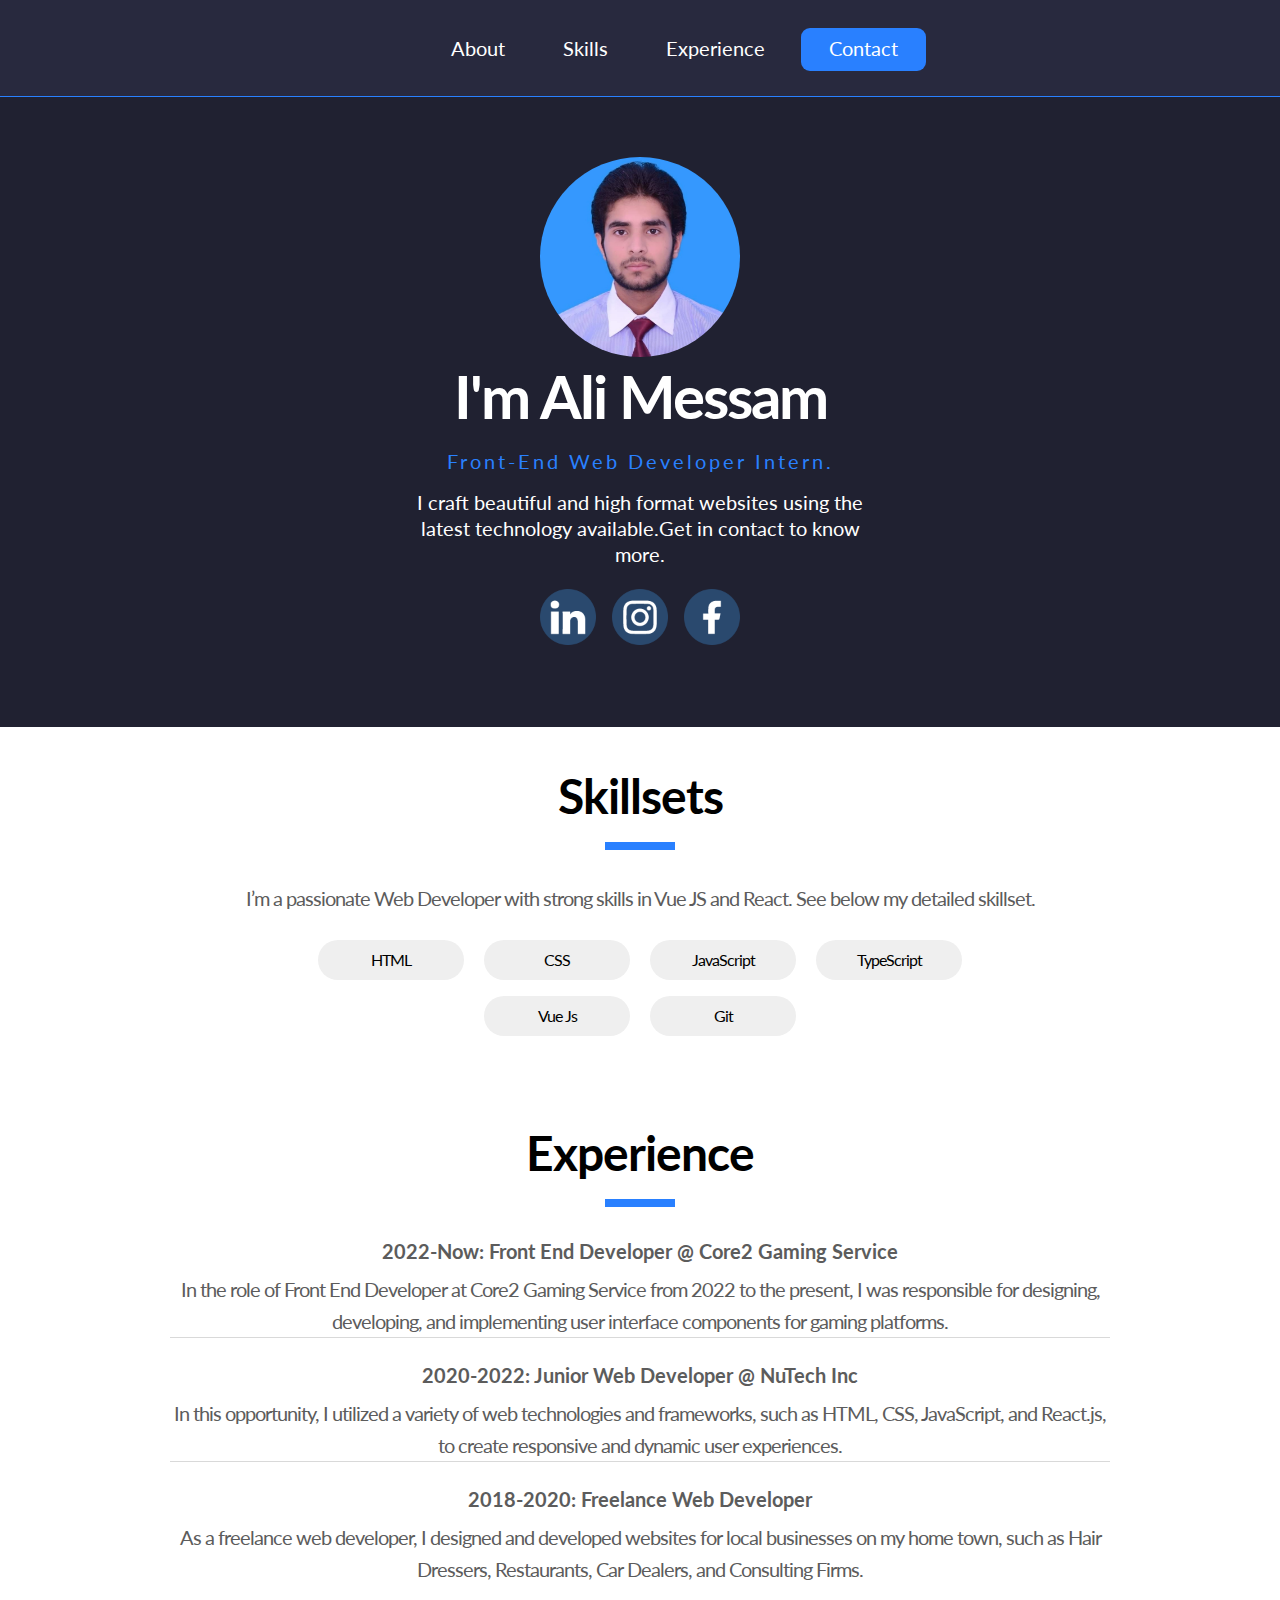
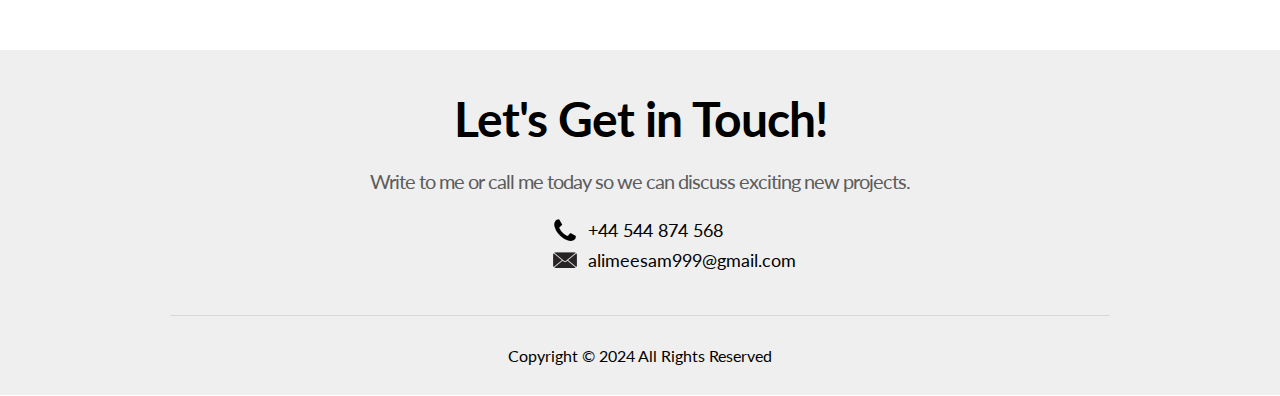
<file: index.html>
<!DOCTYPE html>
<html lang="en">
    <head>
        <meta charset="UTF-8">
        <meta http-equiv="X-UA-Compatible" content="IE=edge">
        <meta name="viewport" content="width=device-width, initial-scale=1.0">
        <link rel="preconnect" href="https://fonts.googleapis.com">
        <link rel="preconnect" href="https://fonts.gstatic.com" crossorigin>
        <link href="https://fonts.googleapis.com/css2?family=Lato:ital,wght@0,100;0,300;0,400;0,700;0,900;1,100;1,300;1,400;1,700;1,900&display=swap" rel="stylesheet">
        <title>My Portfolio</title>
        <link rel="stylesheet" href="css/style.css">
    </head>
    <body>
        <header>
            <nav>
                
                <ul><a href=""></a>
                    <li><a  href="index.html#hero">About</a></li>
                    <li><a  href="index.html#skillset">Skills</a></li>
                    <li><a  href="index.html#experience">Experience</a></li>
                    <li class="liItem"><a  href="index.html#contact" class="boxButton">Contact</a></li>
                </ul>
            </nav>
             
        </header>
        
        <section id="hero">
                <div class="container">
                    <img src="images/1.jpg" class="circle-image"
                    alt="My Profile Picture" width="250" height="250">
                    <h1 style="font-size: 60px;">
                        I'm Ali Messam
                    </h1>
                    <h2>
                        Front-End Web Developer Intern.
                    </h2>
                    <p>
                        I craft beautiful and high format websites using the latest 
                        technology available.Get in contact to know more.
                    </p>
                    
                    <!-- <p>
                        I craft beautiful and high format websites using <br> the latest 
                        technology available.Get in contact to <br> know more.
                    </p> -->
                    <ul class="lastLinks">
                        <li><a target="_blank" href="https://pk.linkedin.com/"><img class="lImg" src="images/linkedin.png" alt="LinkedIn-Logo"></a></li>
                        <li><a target="_blank" href="https://www.instagram.com"><img class="lImg" src="images/instagram.png" alt="Instagram-Logo"></a></li>
                        <li><a target="_blank" href="https://www.youtube.com/"><img class="lImg" src="images/facebook.png" alt="YouTube-Logo"></a></li>
                    </ul>
                </div>
        </section>

        <section id="skillset">
            <div class="container">
                <h2 class="section-title">Skillsets</h2>
                <hr>
                <p class="section-para">
                    I’m a passionate Web Developer with strong skills in Vue JS and React. See below my detailed skillset.
                </p>
                <div class="skills">
                    <span>HTML</span>
                    <span>CSS</span>
                    <span>JavaScript</span>
                    <span>TypeScript</span>
                    <br>
                    <span>Vue Js</span>
                    <span>Git</span>
                </div>
            </div>
        </section>  

        <section id="experience">
            <div class="container">
                <h2 class="section-title">Experience</h2>
                <hr>
                <article>
                    <h3>2022-Now: Front End Developer @ Core2 Gaming Service</h3>
                    <p class="section-para">
                        In the role of Front End Developer at Core2 Gaming Service from 2022 to the present, I was responsible for 
                        designing, developing, and implementing user interface components for gaming platforms.
                    </p>
                </article>
                <article>
                    <h3>2020-2022: Junior Web Developer @ NuTech Inc</h3>
                    <p class="section-para">
                        In this opportunity, I utilized a variety of web technologies and frameworks, such as HTML, CSS, JavaScript, 
                        and React.js, to create responsive and dynamic user experiences.
                    </p>
                </article>
                <article>
                    <h3>2018-2020: Freelance Web Developer</h3>
                    <p class="section-para">
                        As a freelance web developer, I designed and developed websites 
                        for local businesses on my home town, such as Hair Dressers, 
                        Restaurants, Car Dealers, and Consulting Firms.
                    </p>
                </article>
                
            </div>
        </section>

        <section id="contact">
            <h2 class="section-title">Let's Get in Touch!</h2>
            <p>Write to me or call me today so we can discuss exciting new projects.</p>
            <a href="tel:+44544874568">
                <img class="phone-img" src="/images/phone.png" alt="phone-icon">
                <span>+44 544 874 568</span>
            </a>
            
            <a href="mailto:alimeesam999@gmail.com">
                <img src="/images/email.png" alt="">
                <span>alimeesam999@gmail.com</span>
            </a>
        </section>

        <footer>
            <div class="container">
                Copyright &copy; 2024 All Rights Reserved
            </div>
            
        </footer>
        
    </body>
</html>
</file>
<file: css/style.css>
:root
{
    --main-blue: #2980ff;
    --main-red: red;
    --light-grey: #EFEFEF;
    --grey: #5C5C5C;
}
body{
    padding: 0;
    margin: 0;
    /* background: #202131; */
    text-align: center;
    font-family: "Lato", sans-serif;
}

video
{
    max-width: 100%;
    height: 1080px;
    /* max-height: 500px; */
}

header{
    
    background-color: #28293E;
    text-align: center;
    /* position: sticky;
    top: 0;
    z-index: 1000;  */
    /* padding-top: 20px;
    padding-bottom: 20px; */
    padding: 20px 50px 20px 50px;
    /* opacity: 0.7; */
    /* height: 80px; */
    /* padding: 25px(top) 50px(right) 75px(bottom) 100px(left); */
    /* padding: 25px(top) 50px(right and left) 75px(bottom) ; */
    /* padding: 25px(top and bottom) 50px(right and left)  ; */
    /* padding: 25px(all corners); */
} 

header:hover
{
    border-bottom: 0.00000001px solid var(--main-blue);
}

header ul{
    list-style-type: none;
    
    /* padding-top: 30px; */
}

header li{
    display: inline;
    /* background: white; */
    margin-right: 10px;
    padding-top: 10px;
    padding-bottom: 10px;
}

header a{
    color: white;
    font-size: 20px;
    text-decoration: none;
    margin-left: 22px;
    margin-right: 22px;
}

header a:hover
{
    font-style: bold;
    text-decoration: underline;
}
#hero
{
    background: #202131;
    height: 550px;
}
.container
{
    max-width: 940px;
    /* background-color: yellow; */
    /* border-left: 1px solid yellow;
    border-right: 1px solid yellow; */
    margin: auto;
}

a{
    text-decoration: none;
    
}
li{
    list-style-type: none;
}

img
{
    /* margin-left: 43%;  */
    margin-top: 20px;
    margin-bottom: 0;
}
.circle-image {
    border-radius: 50%;
    width: 200px; /* Set the desired width */
    height: 200px; /* Set the desired height */
    object-fit: cover; /* Optional: Make sure the image covers the entire area */
   
}
.circle-image:hover
{
    border: 2px solid white; /* Adds border */
}

 header img
{
    border-radius: 50%;
    object-fit: cover; /* Optional: Make sure the image covers the entire area */
    padding: 0;
}

header img:hover
{
    border: 1px solid white; /* Adds border */
}

section#hero img
{
    border-radius: 50%;
    object-fit: cover; /* Optional: Make sure the image covers the entire area */
    padding: 0;
}
section#hero img:hover
{
    border: 1px solid white; /* Adds border */
}

h1
{
    text-align: center;
    color: white;
    margin: 0;
    padding: 0;
    font-size: 72px;
    font-weight: bold;
    letter-spacing: -2px;
}
#hero
{
    background: #202131;
}
#hero h2
{
    text-align: center;
    color: var(--main-blue);
    font-style: bold;
    font-size: 20px;
    font-weight: normal;
    letter-spacing: 3px;
}
#hero p
{
    text-align: center;
    color: white;
    font-size: 20px;
    font-weight: normal;
    max-width: 465px;
    margin: auto;
    letter-spacing: 0px;
    line-height: 26px;
}
.lastLinks
{
    /* margin-left: 40%; */
    display: flex;
    justify-content: center; /* Horizontally center the <ul> */
      align-items: center;
    padding: 0;
    /* text-align: center; */
    margin: 0 16px;
}

.lastLinks li
{
    margin: 0 6px;
}

.lImg
{
    width: 60px;
}

.liItem
{
    background: var(--main-blue);
    padding: 12px 6px;
    border-radius: 9px;
}
.liItem:hover
{
    background: green;
    border-radius: 10px;
}

section
{
    padding: 40px 0;
}

hr
{
    width: 70px;
    height: 8px;
    background-color: var(--main-blue);
    text-align: center;
    justify-content: center;
    margin: 16px auto 32px auto;
    border: none;
}

.section-title
{
    color: black;
    font-family: "Lato", sans-serif;
    font-weight: bold;
    font-size: 48px;
    letter-spacing: -1px;
    margin-bottom: 18px;
    margin-top: 0;
}
section p
{
    color: var(--grey);
    font-family: "Lato", sans-serif;
    font-size: 20px;
    line-height: 32px;
    font-weight: 400px;
    letter-spacing: -1px;
    margin-bottom: 18px;
    margin-top: 0;
    text-align: center;
}
section#skillset .skills
{
    /* background-color: yellow; */
    width: 690px;
    margin: auto;
}
section#skillset span
{
    display: inline-block;
    background-color: var(--light-grey);
    width: 146px;
    height: 40px;
    border-radius: 72px;
    margin: 8px;
    line-height: 40px;
    font-size: 16px;
    letter-spacing: -1px;
}
section#skillset span:hover
{
    color: white;
    background-color: var(--main-blue);
}
/* section#experience article.bottomBorder */
section#experience article
{
    /* padding: 30px 0; */
    border-bottom: 1px solid #D9D9D9;
    margin-bottom: 25px;
}
section#experience article:last-of-type
{
    /* padding: 30px 0; */
    border-bottom: none;
    margin-bottom: 25px;
}
section#experience article:first-of-type
{
    padding: 0;
}
section#experience article h3
{
    color: var(--grey);
    font-size: 20px;
    margin-top: 0;
    margin-bottom: 10px;
}
section#experience article p
{
    margin: 0;
}
section#contact 
{
    background-color: var(--light-grey);
    
    /* flex-direction: column; */
}
section#contact a
{
    display: block;
    display: flex;
    align-items: center;
    font-size: 18px;

}
section#contact a img
{
    /* align-items: left; */
    vertical-align: middle;
    padding: 0;
    margin: 0;
    margin-right: 8px;
    margin-left: 43%;

}
section#contact a span
{
    color: black;
}

footer
{
    height: 80px;
    line-height: 80px;
    background-color: var(--light-grey);
    /* padding-top: 25px;
    padding-bottom: 24px; */
    font-family: 'Lato';
    font-size: 16px;
    font-weight: 400;
}

footer .container
{
    border-top: 1px solid rgba(0, 0, 0, 0.1);;
}
</file>
